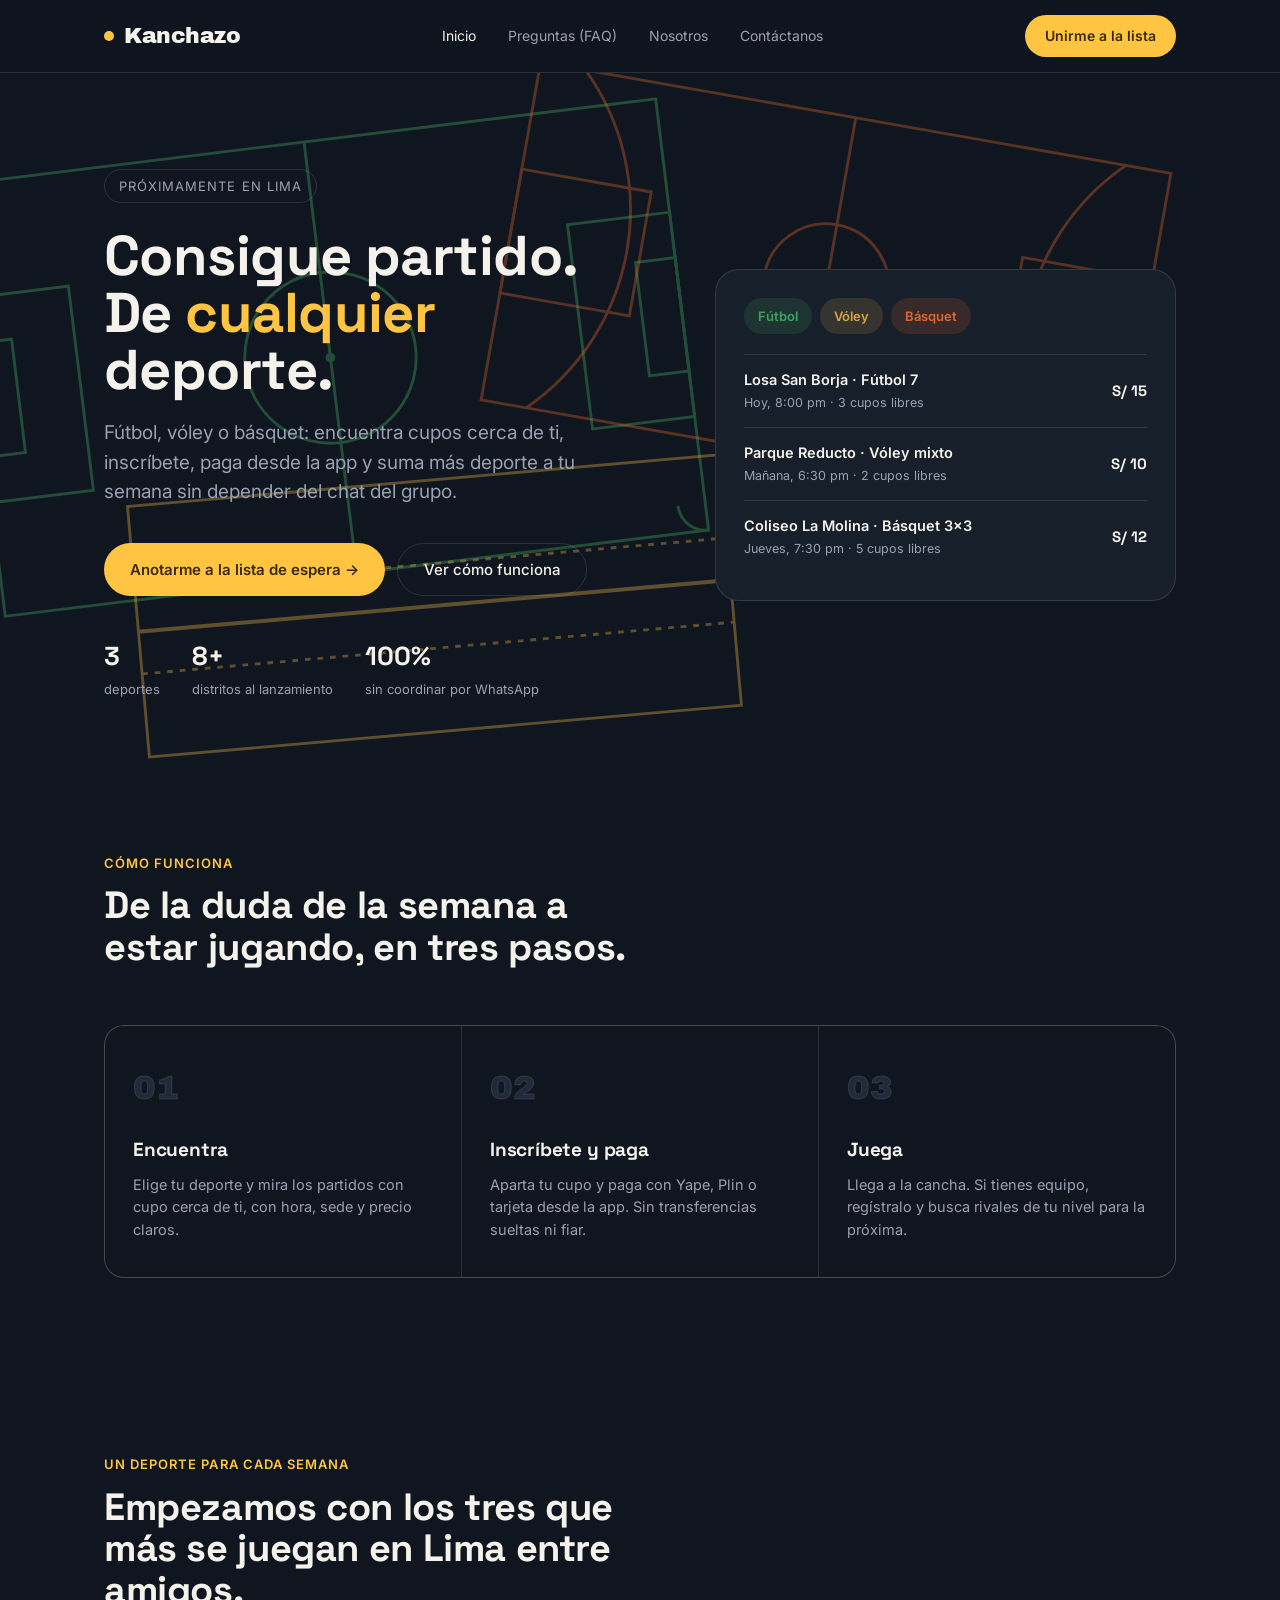
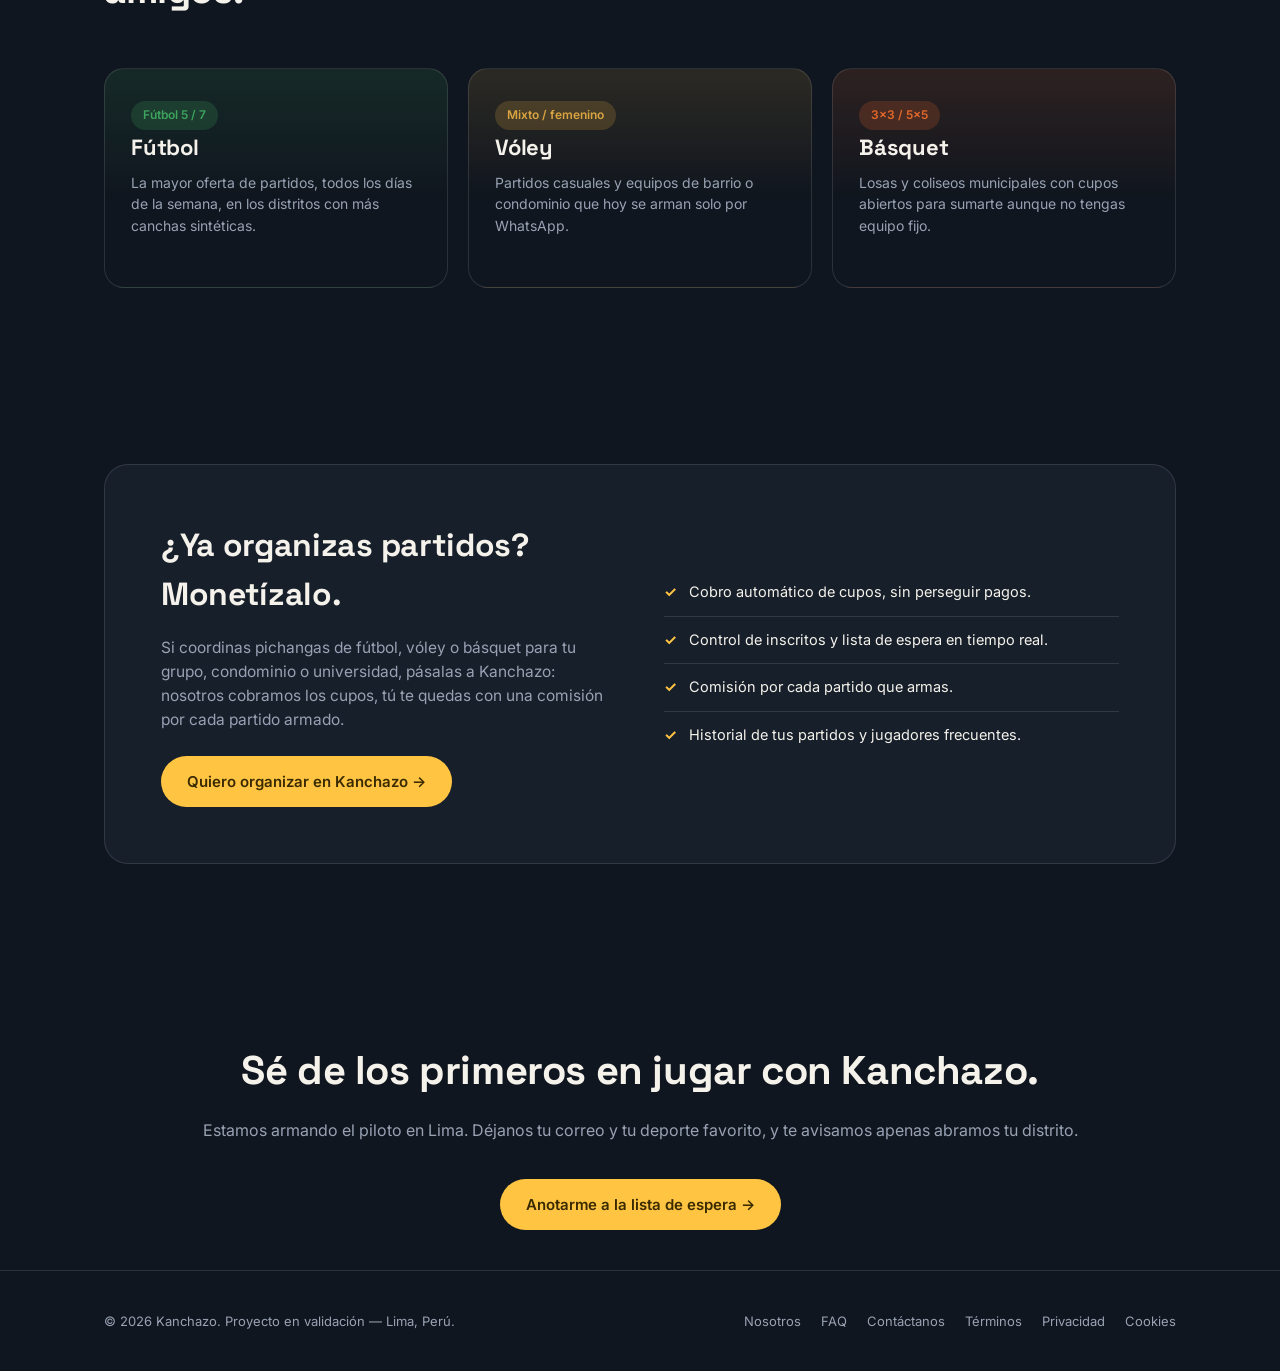
<file: index.html>
<!DOCTYPE html>
<html lang="es">
<head>
<meta charset="UTF-8">
<meta name="viewport" content="width=device-width, initial-scale=1.0">
<title>Kanchazo — Tu app para conseguir partido</title>
<meta name="description" content="Encuentra partidos de fútbol, vóley y básquet cerca de ti, inscríbete y paga desde la app. Kanchazo: tu app multideporte en Lima.">
<link rel="preconnect" href="https://fonts.googleapis.com">
<link rel="preconnect" href="https://fonts.gstatic.com" crossorigin>
<link href="https://fonts.googleapis.com/css2?family=Archivo+Black&family=Space+Grotesk:wght@400;500;700&family=Inter:wght@400;500;600&display=swap" rel="stylesheet">
<link rel="stylesheet" href="style.css">
</head>
<body>

<nav>
  <div class="wrap">
    <a class="logo" href="index.html"><span class="dot"></span>Kanchazo</a>
    <div class="navlinks">
      <a href="index.html" class="active">Inicio</a>
      <a href="faq.html">Preguntas (FAQ)</a>
      <a href="nosotros.html">Nosotros</a>
      <a href="contacto.html">Contáctanos</a>
    </div>
    <a class="nav-cta" href="contacto.html">Unirme a la lista</a>
  </div>
</nav>

<header class="hero">
  <svg class="hero-bg" viewBox="0 0 1120 640" preserveAspectRatio="xMidYMid slice" xmlns="http://www.w3.org/2000/svg" aria-hidden="true">
    <!-- Cancha de fútbol -->
    <g transform="translate(-40,10) rotate(-7 380 260)" stroke="#3DA35D" stroke-width="2.5" fill="none" opacity="0.4">
      <rect x="20" y="60" width="620" height="380"/>
      <line x1="330" y1="60" x2="330" y2="440"/>
      <circle cx="330" cy="250" r="75"/>
      <circle cx="330" cy="250" r="3" fill="#3DA35D"/>
      <rect x="20" y="160" width="90" height="180"/>
      <rect x="20" y="200" width="35" height="100"/>
      <rect x="550" y="160" width="90" height="180"/>
      <rect x="605" y="200" width="35" height="100"/>
      <path d="M 20 60 A 24 24 0 0 1 44 84" />
      <path d="M 640 440 A 24 24 0 0 1 616 416" />
    </g>
    <!-- Cancha de básquet -->
    <g transform="translate(430,60) rotate(10 320 220)" stroke="#E2672B" stroke-width="2.5" fill="none" opacity="0.35">
      <rect x="0" y="0" width="560" height="300"/>
      <line x1="280" y1="0" x2="280" y2="300"/>
      <circle cx="280" cy="150" r="55"/>
      <path d="M 40 0 A 210 210 0 0 1 40 300"/>
      <path d="M 520 0 A 210 210 0 0 0 520 300"/>
      <rect x="0" y="95" width="115" height="110"/>
      <rect x="445" y="95" width="115" height="110"/>
    </g>
    <!-- Cancha de vóley -->
    <g transform="translate(120,370) rotate(-5 300 110)" stroke="#D9A441" stroke-width="2.5" fill="none" opacity="0.4">
      <rect x="0" y="0" width="520" height="220"/>
      <line x1="0" y1="110" x2="520" y2="110" stroke-width="3.5"/>
      <line x1="0" y1="73" x2="520" y2="73" stroke-dasharray="5 6"/>
      <line x1="0" y1="147" x2="520" y2="147" stroke-dasharray="5 6"/>
    </g>
  </svg>
  <div class="wrap">
    <div>
      <span class="eyebrow">Próximamente en Lima</span>
      <h1>Consigue partido.<br>De <span class="accent">cualquier</span> deporte.</h1>
      <p class="sub">Fútbol, vóley o básquet: encuentra cupos cerca de ti, inscríbete, paga desde la app y suma más deporte a tu semana sin depender del chat del grupo.</p>
      <div class="cta-row">
        <a class="btn-primary" href="contacto.html">Anotarme a la lista de espera →</a>
        <a class="btn-ghost" href="#como-funciona">Ver cómo funciona</a>
      </div>
      <div class="stats">
        <div class="stat"><b>3</b><span>deportes</span></div>
        <div class="stat"><b>8+</b><span>distritos al lanzamiento</span></div>
        <div class="stat"><b>100%</b><span>sin coordinar por WhatsApp</span></div>
      </div>
    </div>

    <div class="court-card">
      <div class="sport-pills">
        <span class="pill futbol">Fútbol</span>
        <span class="pill voley">Vóley</span>
        <span class="pill basquet">Básquet</span>
      </div>
      <div class="match-row">
        <div>
          <div class="match-name">Losa San Borja · Fútbol 7</div>
          <div class="match-meta">Hoy, 8:00 pm · 3 cupos libres</div>
        </div>
        <div class="match-price">S/ 15</div>
      </div>
      <div class="match-row">
        <div>
          <div class="match-name">Parque Reducto · Vóley mixto</div>
          <div class="match-meta">Mañana, 6:30 pm · 2 cupos libres</div>
        </div>
        <div class="match-price">S/ 10</div>
      </div>
      <div class="match-row">
        <div>
          <div class="match-name">Coliseo La Molina · Básquet 3x3</div>
          <div class="match-meta">Jueves, 7:30 pm · 5 cupos libres</div>
        </div>
        <div class="match-price">S/ 12</div>
      </div>
    </div>
  </div>
</header>

<section id="como-funciona">
  <div class="wrap">
    <div class="section-head">
      <span class="kicker">Cómo funciona</span>
      <h2>De la duda de la semana a estar jugando, en tres pasos.</h2>
    </div>
    <div class="steps">
      <div class="step">
        <div class="num">01</div>
        <h3>Encuentra</h3>
        <p>Elige tu deporte y mira los partidos con cupo cerca de ti, con hora, sede y precio claros.</p>
      </div>
      <div class="step">
        <div class="num">02</div>
        <h3>Inscríbete y paga</h3>
        <p>Aparta tu cupo y paga con Yape, Plin o tarjeta desde la app. Sin transferencias sueltas ni fiar.</p>
      </div>
      <div class="step">
        <div class="num">03</div>
        <h3>Juega</h3>
        <p>Llega a la cancha. Si tienes equipo, regístralo y busca rivales de tu nivel para la próxima.</p>
      </div>
    </div>
  </div>
</section>

<section id="deportes">
  <div class="wrap">
    <div class="section-head">
      <span class="kicker">Un deporte para cada semana</span>
      <h2>Empezamos con los tres que más se juegan en Lima entre amigos.</h2>
    </div>
    <div class="sports-grid">
      <div class="sport-card futbol">
        <span class="tag">Fútbol 5 / 7</span>
        <h3>Fútbol</h3>
        <p>La mayor oferta de partidos, todos los días de la semana, en los distritos con más canchas sintéticas.</p>
      </div>
      <div class="sport-card voley">
        <span class="tag">Mixto / femenino</span>
        <h3>Vóley</h3>
        <p>Partidos casuales y equipos de barrio o condominio que hoy se arman solo por WhatsApp.</p>
      </div>
      <div class="sport-card basquet">
        <span class="tag">3x3 / 5x5</span>
        <h3>Básquet</h3>
        <p>Losas y coliseos municipales con cupos abiertos para sumarte aunque no tengas equipo fijo.</p>
      </div>
    </div>
  </div>
</section>

<section id="organiza">
  <div class="wrap">
    <div class="organize">
      <div>
        <h2>¿Ya organizas partidos? Monetízalo.</h2>
        <p>Si coordinas pichangas de fútbol, vóley o básquet para tu grupo, condominio o universidad, pásalas a Kanchazo: nosotros cobramos los cupos, tú te quedas con una comisión por cada partido armado.</p>
        <a class="btn-primary" href="contacto.html">Quiero organizar en Kanchazo →</a>
      </div>
      <ul class="checklist">
        <li><span class="check">✓</span> Cobro automático de cupos, sin perseguir pagos.</li>
        <li><span class="check">✓</span> Control de inscritos y lista de espera en tiempo real.</li>
        <li><span class="check">✓</span> Comisión por cada partido que armas.</li>
        <li><span class="check">✓</span> Historial de tus partidos y jugadores frecuentes.</li>
      </ul>
    </div>
  </div>
</section>

<section class="final-cta">
  <div class="wrap">
    <h2>Sé de los primeros en jugar con Kanchazo.</h2>
    <p>Estamos armando el piloto en Lima. Déjanos tu correo y tu deporte favorito, y te avisamos apenas abramos tu distrito.</p>
    <a class="btn-primary" href="contacto.html">Anotarme a la lista de espera →</a>
  </div>
</section>

<footer>
  <div class="wrap">
    <span>© 2026 Kanchazo. Proyecto en validación — Lima, Perú.</span>
    <div class="footer-links">
      <a href="nosotros.html">Nosotros</a>
      <a href="faq.html">FAQ</a>
      <a href="contacto.html">Contáctanos</a>
      <a href="terminos.html">Términos</a>
      <a href="privacidad.html">Privacidad</a>
      <a href="cookies.html">Cookies</a>
    </div>
  </div>
</footer>

</body>
</html>
</file>
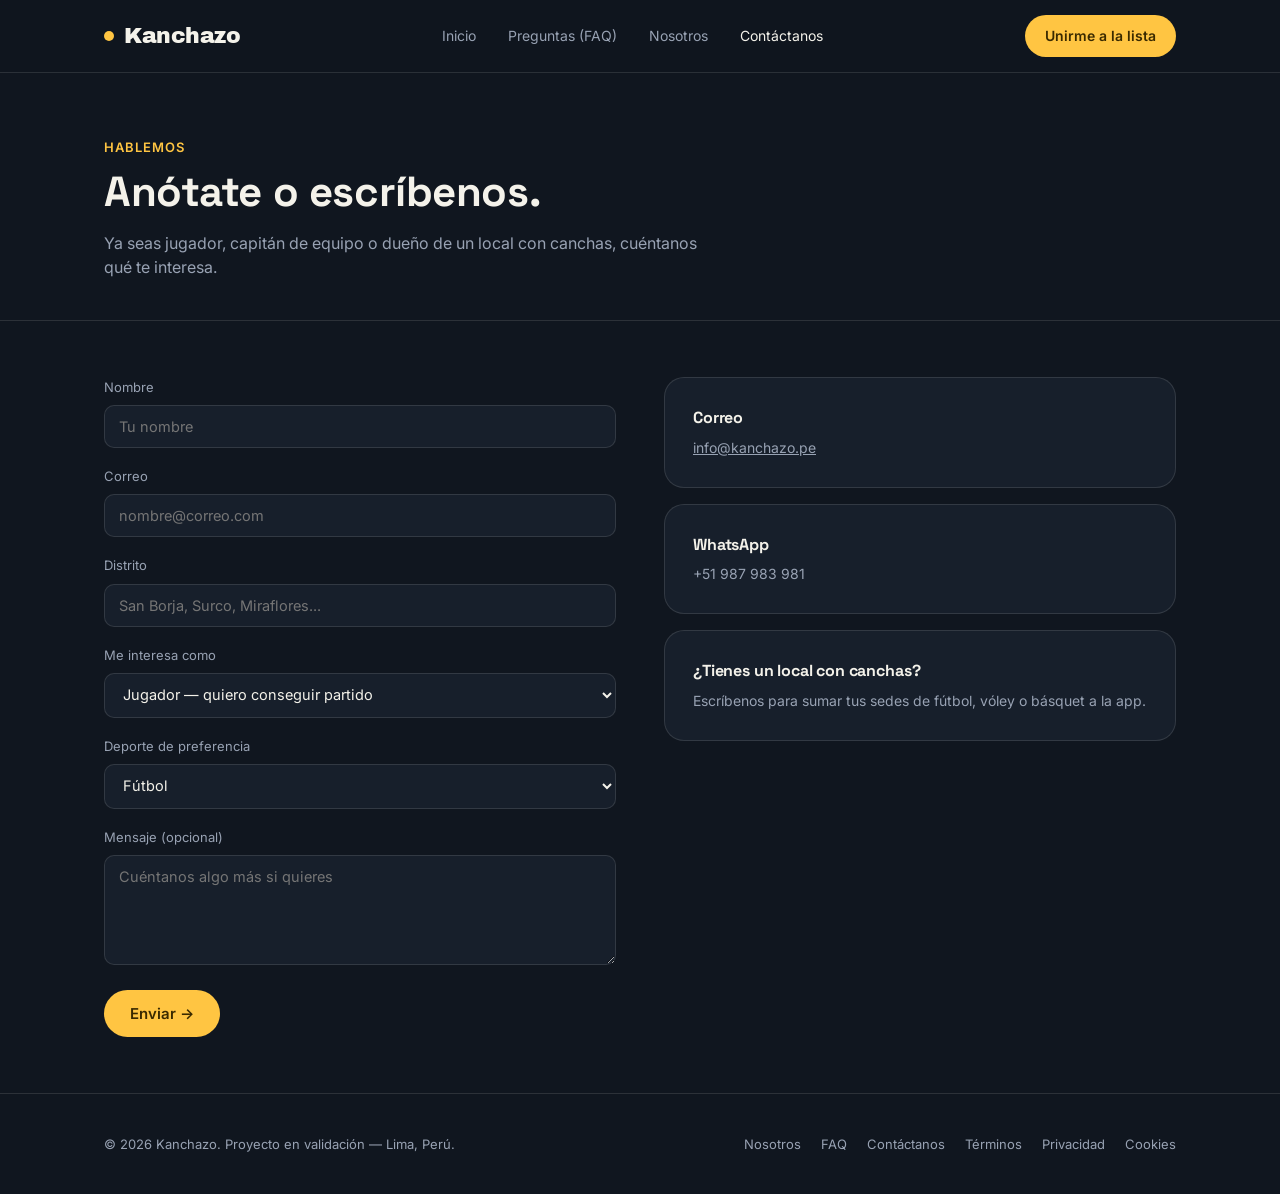
<file: contacto.html>
<!DOCTYPE html>
<html lang="es">
<head>
<meta charset="UTF-8">
<meta name="viewport" content="width=device-width, initial-scale=1.0">
<title>Contáctanos — Kanchazo</title>
<link rel="preconnect" href="https://fonts.googleapis.com">
<link rel="preconnect" href="https://fonts.gstatic.com" crossorigin>
<link href="https://fonts.googleapis.com/css2?family=Archivo+Black&family=Space+Grotesk:wght@400;500;700&family=Inter:wght@400;500;600&display=swap" rel="stylesheet">
<link rel="stylesheet" href="style.css">
</head>
<body>

<nav>
  <div class="wrap">
    <a class="logo" href="index.html"><span class="dot"></span>Kanchazo</a>
    <div class="navlinks">
      <a href="index.html">Inicio</a>
      <a href="faq.html">Preguntas (FAQ)</a>
      <a href="nosotros.html">Nosotros</a>
      <a href="contacto.html" class="active">Contáctanos</a>
    </div>
    <a class="nav-cta" href="contacto.html">Unirme a la lista</a>
  </div>
</nav>

<div class="page-header">
  <div class="wrap">
    <span class="kicker">Hablemos</span>
    <h1>Anótate o escríbenos.</h1>
    <p>Ya seas jugador, capitán de equipo o dueño de un local con canchas, cuéntanos qué te interesa.</p>
  </div>
</div>

<section class="tight">
  <div class="wrap">
    <div class="contact-grid">
      <form>
        <div class="form-group">
          <label for="nombre">Nombre</label>
          <input type="text" id="nombre" name="nombre" placeholder="Tu nombre">
        </div>
        <div class="form-group">
          <label for="correo">Correo</label>
          <input type="email" id="correo" name="correo" placeholder="nombre@correo.com">
        </div>
        <div class="form-group">
          <label for="distrito">Distrito</label>
          <input type="text" id="distrito" name="distrito" placeholder="San Borja, Surco, Miraflores...">
        </div>
        <div class="form-group">
          <label for="interes">Me interesa como</label>
          <select id="interes" name="interes">
            <option>Jugador — quiero conseguir partido</option>
            <option>Capitán — quiero registrar mi equipo</option>
            <option>Organizador — quiero armar y monetizar partidos</option>
            <option>Otro</option>
          </select>
        </div>
        <div class="form-group">
          <label for="deporte">Deporte de preferencia</label>
          <select id="deporte" name="deporte">
            <option>Fútbol</option>
            <option>Vóley</option>
            <option>Básquet</option>
            <option>Los tres</option>
          </select>
        </div>
        <div class="form-group">
          <label for="mensaje">Mensaje (opcional)</label>
          <textarea id="mensaje" name="mensaje" placeholder="Cuéntanos algo más si quieres"></textarea>
        </div>
        <button type="submit" class="btn-primary" onclick="event.preventDefault(); alert('Formulario de demostración — conecta esto a tu backend o a un servicio de formularios antes de publicar.');">Enviar →</button>
      </form>

      <div>
        <div class="contact-card">
          <h3>Correo</h3>
          <p><a href="mailto:info@kanchazo.pe">info@kanchazo.pe</a></p>
        </div>
        <div class="contact-card">
          <h3>WhatsApp</h3>
          <p>+51 987 983 981</p>
        </div>
        <div class="contact-card">
          <h3>¿Tienes un local con canchas?</h3>
          <p>Escríbenos para sumar tus sedes de fútbol, vóley o básquet a la app.</p>
        </div>
      </div>
    </div>
  </div>
</section>

<footer>
  <div class="wrap">
    <span>© 2026 Kanchazo. Proyecto en validación — Lima, Perú.</span>
    <div class="footer-links">
      <a href="nosotros.html">Nosotros</a>
      <a href="faq.html">FAQ</a>
      <a href="contacto.html">Contáctanos</a>
      <a href="terminos.html">Términos</a>
      <a href="privacidad.html">Privacidad</a>
      <a href="cookies.html">Cookies</a>
    </div>
  </div>
</footer>

</body>
</html>
</file>
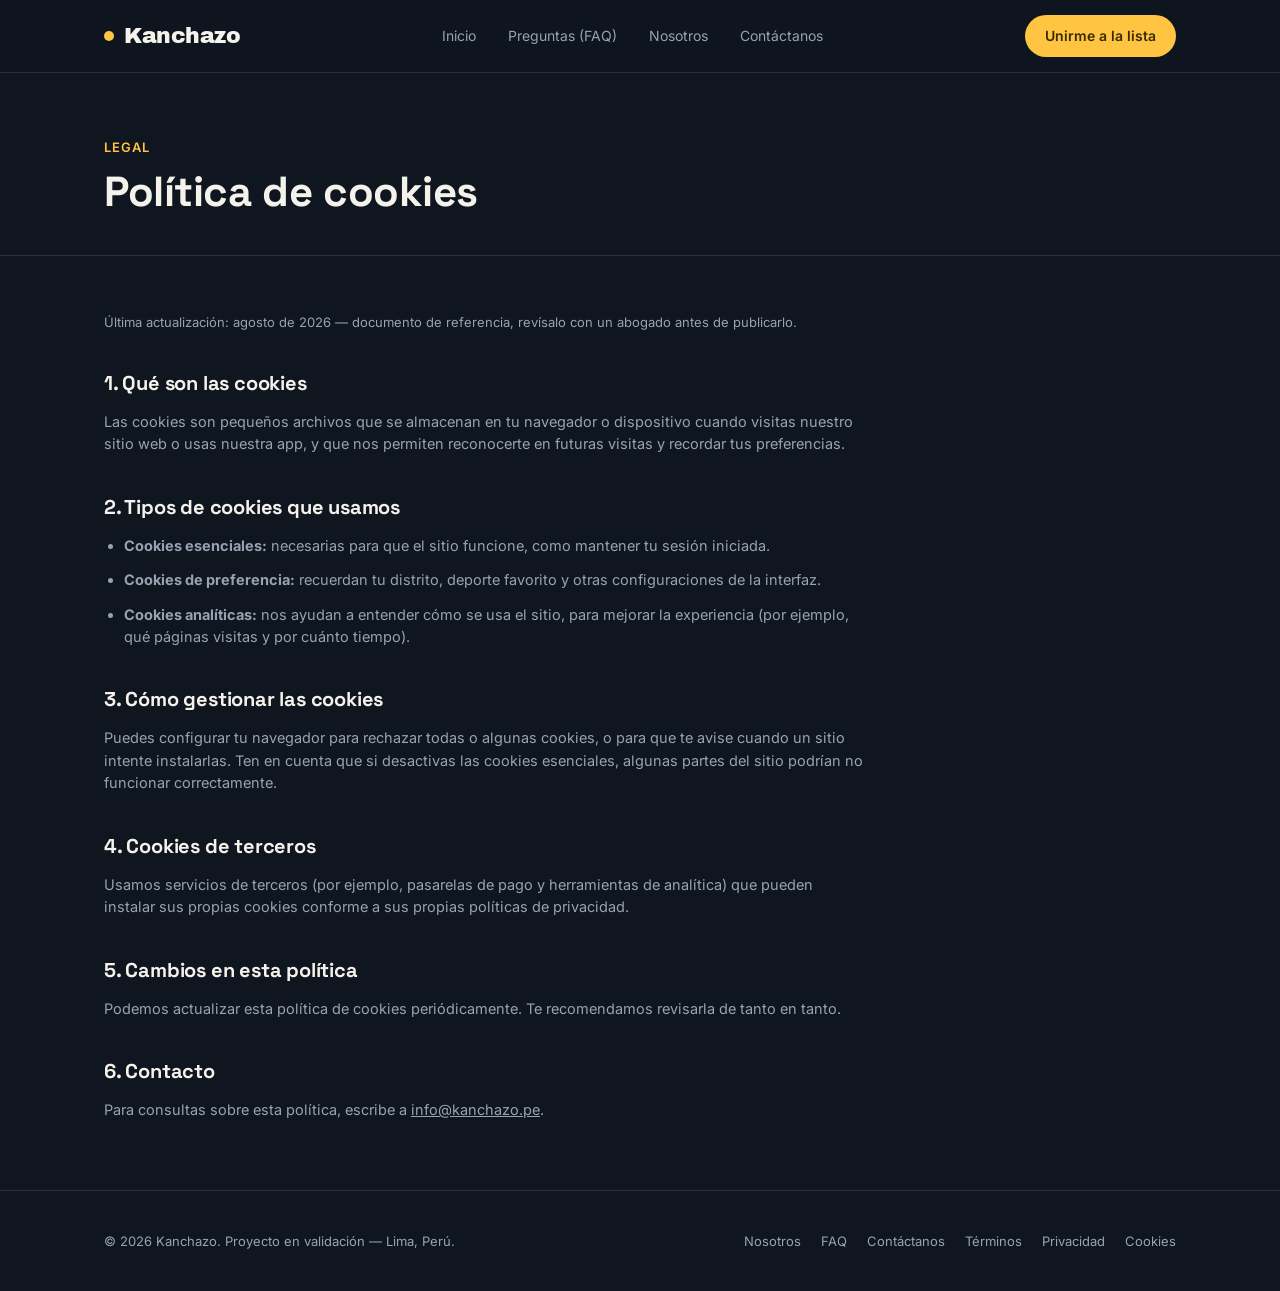
<file: cookies.html>
<!DOCTYPE html>
<html lang="es">
<head>
<meta charset="UTF-8">
<meta name="viewport" content="width=device-width, initial-scale=1.0">
<title>Política de cookies — Kanchazo</title>
<link rel="preconnect" href="https://fonts.googleapis.com">
<link rel="preconnect" href="https://fonts.gstatic.com" crossorigin>
<link href="https://fonts.googleapis.com/css2?family=Archivo+Black&family=Space+Grotesk:wght@400;500;700&family=Inter:wght@400;500;600&display=swap" rel="stylesheet">
<link rel="stylesheet" href="style.css">
</head>
<body>

<nav>
  <div class="wrap">
    <a class="logo" href="index.html"><span class="dot"></span>Kanchazo</a>
    <div class="navlinks">
      <a href="index.html">Inicio</a>
      <a href="faq.html">Preguntas (FAQ)</a>
      <a href="nosotros.html">Nosotros</a>
      <a href="contacto.html">Contáctanos</a>
    </div>
    <a class="nav-cta" href="contacto.html">Unirme a la lista</a>
  </div>
</nav>

<div class="page-header">
  <div class="wrap">
    <span class="kicker">Legal</span>
    <h1>Política de cookies</h1>
  </div>
</div>

<section class="tight">
  <div class="wrap">
    <div class="legal-body">
      <span class="updated">Última actualización: agosto de 2026 — documento de referencia, revísalo con un abogado antes de publicarlo.</span>

      <h2>1. Qué son las cookies</h2>
      <p>Las cookies son pequeños archivos que se almacenan en tu navegador o dispositivo cuando visitas nuestro sitio web o usas nuestra app, y que nos permiten reconocerte en futuras visitas y recordar tus preferencias.</p>

      <h2>2. Tipos de cookies que usamos</h2>
      <ul>
        <li><strong>Cookies esenciales:</strong> necesarias para que el sitio funcione, como mantener tu sesión iniciada.</li>
        <li><strong>Cookies de preferencia:</strong> recuerdan tu distrito, deporte favorito y otras configuraciones de la interfaz.</li>
        <li><strong>Cookies analíticas:</strong> nos ayudan a entender cómo se usa el sitio, para mejorar la experiencia (por ejemplo, qué páginas visitas y por cuánto tiempo).</li>
      </ul>

      <h2>3. Cómo gestionar las cookies</h2>
      <p>Puedes configurar tu navegador para rechazar todas o algunas cookies, o para que te avise cuando un sitio intente instalarlas. Ten en cuenta que si desactivas las cookies esenciales, algunas partes del sitio podrían no funcionar correctamente.</p>

      <h2>4. Cookies de terceros</h2>
      <p>Usamos servicios de terceros (por ejemplo, pasarelas de pago y herramientas de analítica) que pueden instalar sus propias cookies conforme a sus propias políticas de privacidad.</p>

      <h2>5. Cambios en esta política</h2>
      <p>Podemos actualizar esta política de cookies periódicamente. Te recomendamos revisarla de tanto en tanto.</p>

      <h2>6. Contacto</h2>
      <p>Para consultas sobre esta política, escribe a <a href="mailto:info@kanchazo.pe">info@kanchazo.pe</a>.</p>
    </div>
  </div>
</section>

<footer>
  <div class="wrap">
    <span>© 2026 Kanchazo. Proyecto en validación — Lima, Perú.</span>
    <div class="footer-links">
      <a href="nosotros.html">Nosotros</a>
      <a href="faq.html">FAQ</a>
      <a href="contacto.html">Contáctanos</a>
      <a href="terminos.html">Términos</a>
      <a href="privacidad.html">Privacidad</a>
      <a href="cookies.html">Cookies</a>
    </div>
  </div>
</footer>

</body>
</html>
</file>
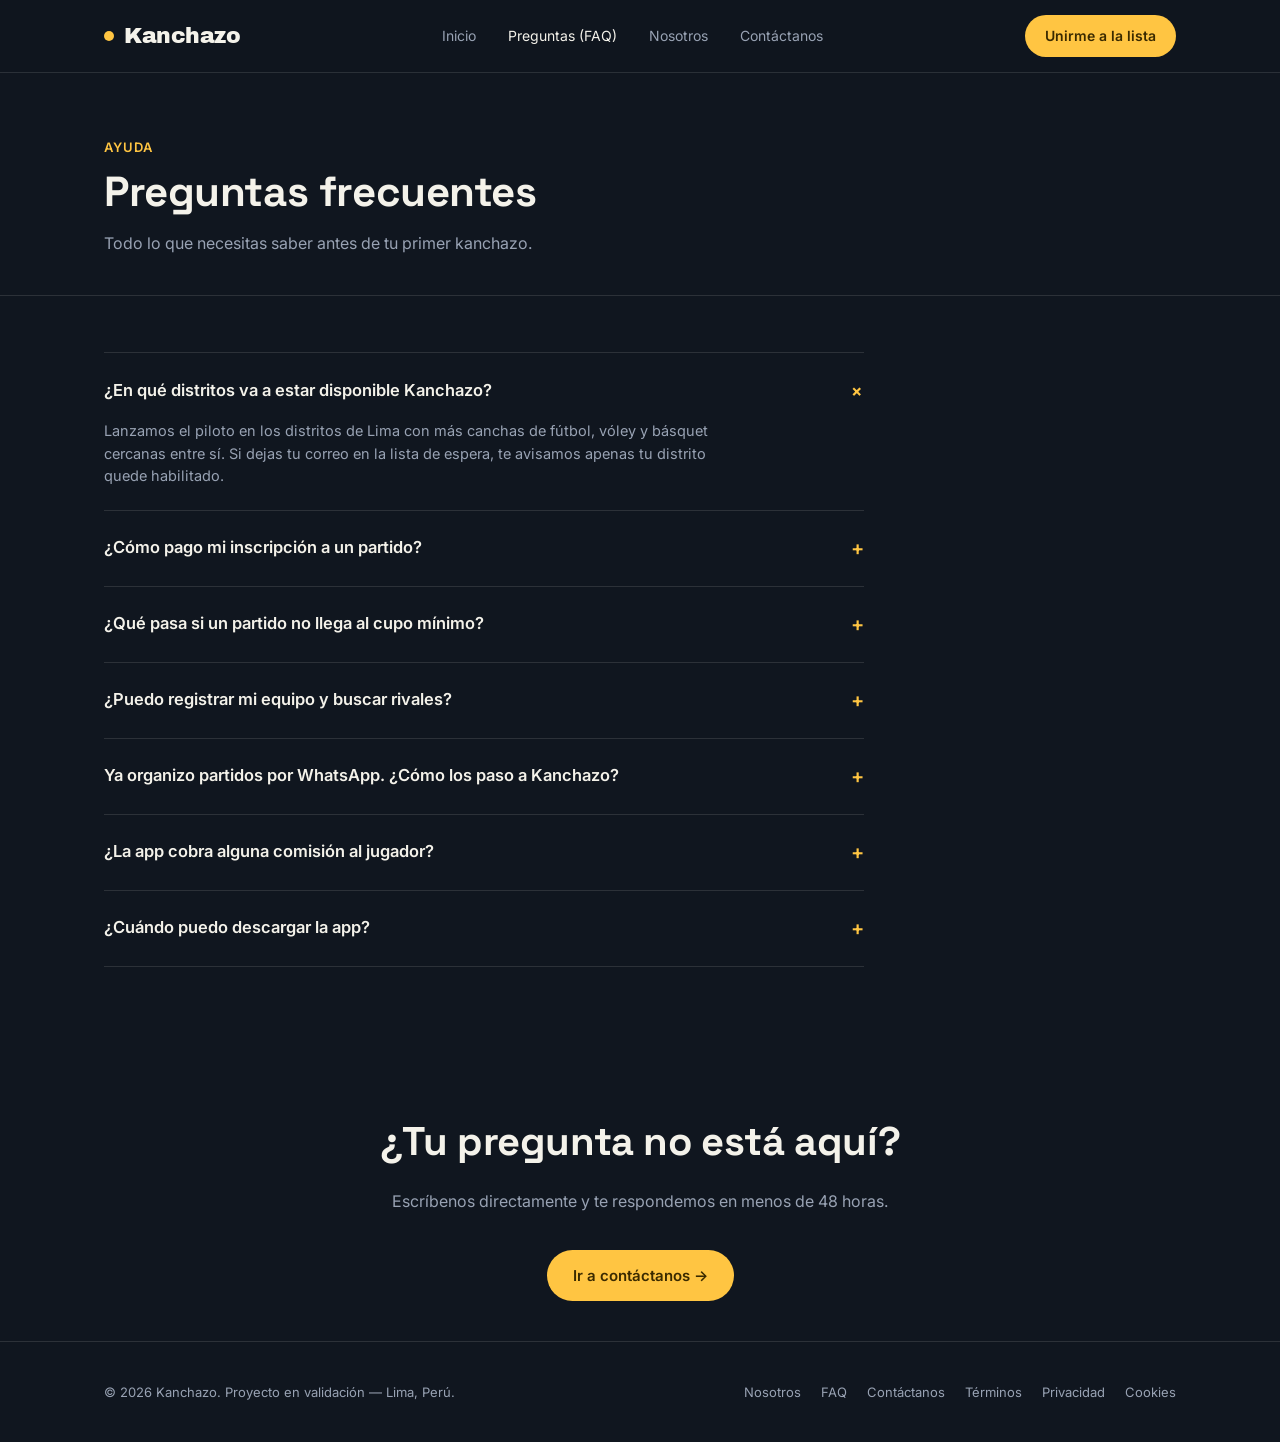
<file: faq.html>
<!DOCTYPE html>
<html lang="es">
<head>
<meta charset="UTF-8">
<meta name="viewport" content="width=device-width, initial-scale=1.0">
<title>Preguntas frecuentes — Kanchazo</title>
<link rel="preconnect" href="https://fonts.googleapis.com">
<link rel="preconnect" href="https://fonts.gstatic.com" crossorigin>
<link href="https://fonts.googleapis.com/css2?family=Archivo+Black&family=Space+Grotesk:wght@400;500;700&family=Inter:wght@400;500;600&display=swap" rel="stylesheet">
<link rel="stylesheet" href="style.css">
</head>
<body>

<nav>
  <div class="wrap">
    <a class="logo" href="index.html"><span class="dot"></span>Kanchazo</a>
    <div class="navlinks">
      <a href="index.html">Inicio</a>
      <a href="faq.html" class="active">Preguntas (FAQ)</a>
      <a href="nosotros.html">Nosotros</a>
      <a href="contacto.html">Contáctanos</a>
    </div>
    <a class="nav-cta" href="contacto.html">Unirme a la lista</a>
  </div>
</nav>

<div class="page-header">
  <div class="wrap">
    <span class="kicker">Ayuda</span>
    <h1>Preguntas frecuentes</h1>
    <p>Todo lo que necesitas saber antes de tu primer kanchazo.</p>
  </div>
</div>

<section class="tight">
  <div class="wrap">
    <div class="faq-list" id="faqList">

      <div class="faq-item open">
        <div class="faq-q"><span>¿En qué distritos va a estar disponible Kanchazo?</span><span class="icon">+</span></div>
        <div class="faq-a"><p>Lanzamos el piloto en los distritos de Lima con más canchas de fútbol, vóley y básquet cercanas entre sí. Si dejas tu correo en la lista de espera, te avisamos apenas tu distrito quede habilitado.</p></div>
      </div>

      <div class="faq-item">
        <div class="faq-q"><span>¿Cómo pago mi inscripción a un partido?</span><span class="icon">+</span></div>
        <div class="faq-a"><p>Desde la app, con Yape, Plin o tarjeta. Tu cupo queda confirmado apenas se acredita el pago, sin transferencias sueltas ni coordinar con el organizador.</p></div>
      </div>

      <div class="faq-item">
        <div class="faq-q"><span>¿Qué pasa si un partido no llega al cupo mínimo?</span><span class="icon">+</span></div>
        <div class="faq-a"><p>Se cancela automáticamente y se te reembolsa el pago. Te avisamos por notificación con tiempo suficiente para buscar otro partido en tu horario.</p></div>
      </div>

      <div class="faq-item">
        <div class="faq-q"><span>¿Puedo registrar mi equipo y buscar rivales?</span><span class="icon">+</span></div>
        <div class="faq-a"><p>Sí. Puedes registrar tu equipo de fútbol, vóley o básquet, publicar tu disponibilidad y buscar rivales de nivel similar para retarlos directamente desde la app.</p></div>
      </div>

      <div class="faq-item">
        <div class="faq-q"><span>Ya organizo partidos por WhatsApp. ¿Cómo los paso a Kanchazo?</span><span class="icon">+</span></div>
        <div class="faq-a"><p>Escríbenos desde la página de contacto. Te habilitamos como organizador, migras tu grupo y desde ahí Kanchazo se encarga del cobro de cupos; tú te quedas con una comisión por cada partido que armas.</p></div>
      </div>

      <div class="faq-item">
        <div class="faq-q"><span>¿La app cobra alguna comisión al jugador?</span><span class="icon">+</span></div>
        <div class="faq-a"><p>El precio que ves en cada partido ya incluye todo: cancha, organización y comisión de la plataforma. No hay cargos ocultos al pagar.</p></div>
      </div>

      <div class="faq-item">
        <div class="faq-q"><span>¿Cuándo puedo descargar la app?</span><span class="icon">+</span></div>
        <div class="faq-a"><p>Todavía estamos en fase de validación. Anótate en la lista de espera para ser de los primeros en recibir el enlace de descarga cuando abramos tu distrito.</p></div>
      </div>

    </div>
  </div>
</section>

<section class="final-cta">
  <div class="wrap">
    <h2>¿Tu pregunta no está aquí?</h2>
    <p>Escríbenos directamente y te respondemos en menos de 48 horas.</p>
    <a class="btn-primary" href="contacto.html">Ir a contáctanos →</a>
  </div>
</section>

<footer>
  <div class="wrap">
    <span>© 2026 Kanchazo. Proyecto en validación — Lima, Perú.</span>
    <div class="footer-links">
      <a href="nosotros.html">Nosotros</a>
      <a href="faq.html">FAQ</a>
      <a href="contacto.html">Contáctanos</a>
      <a href="terminos.html">Términos</a>
      <a href="privacidad.html">Privacidad</a>
      <a href="cookies.html">Cookies</a>
    </div>
  </div>
</footer>

<script>
document.querySelectorAll('.faq-q').forEach(q => {
  q.addEventListener('click', () => {
    const item = q.parentElement;
    const wasOpen = item.classList.contains('open');
    document.querySelectorAll('.faq-item').forEach(i => i.classList.remove('open'));
    if(!wasOpen) item.classList.add('open');
  });
});
</script>

</body>
</html>
</file>
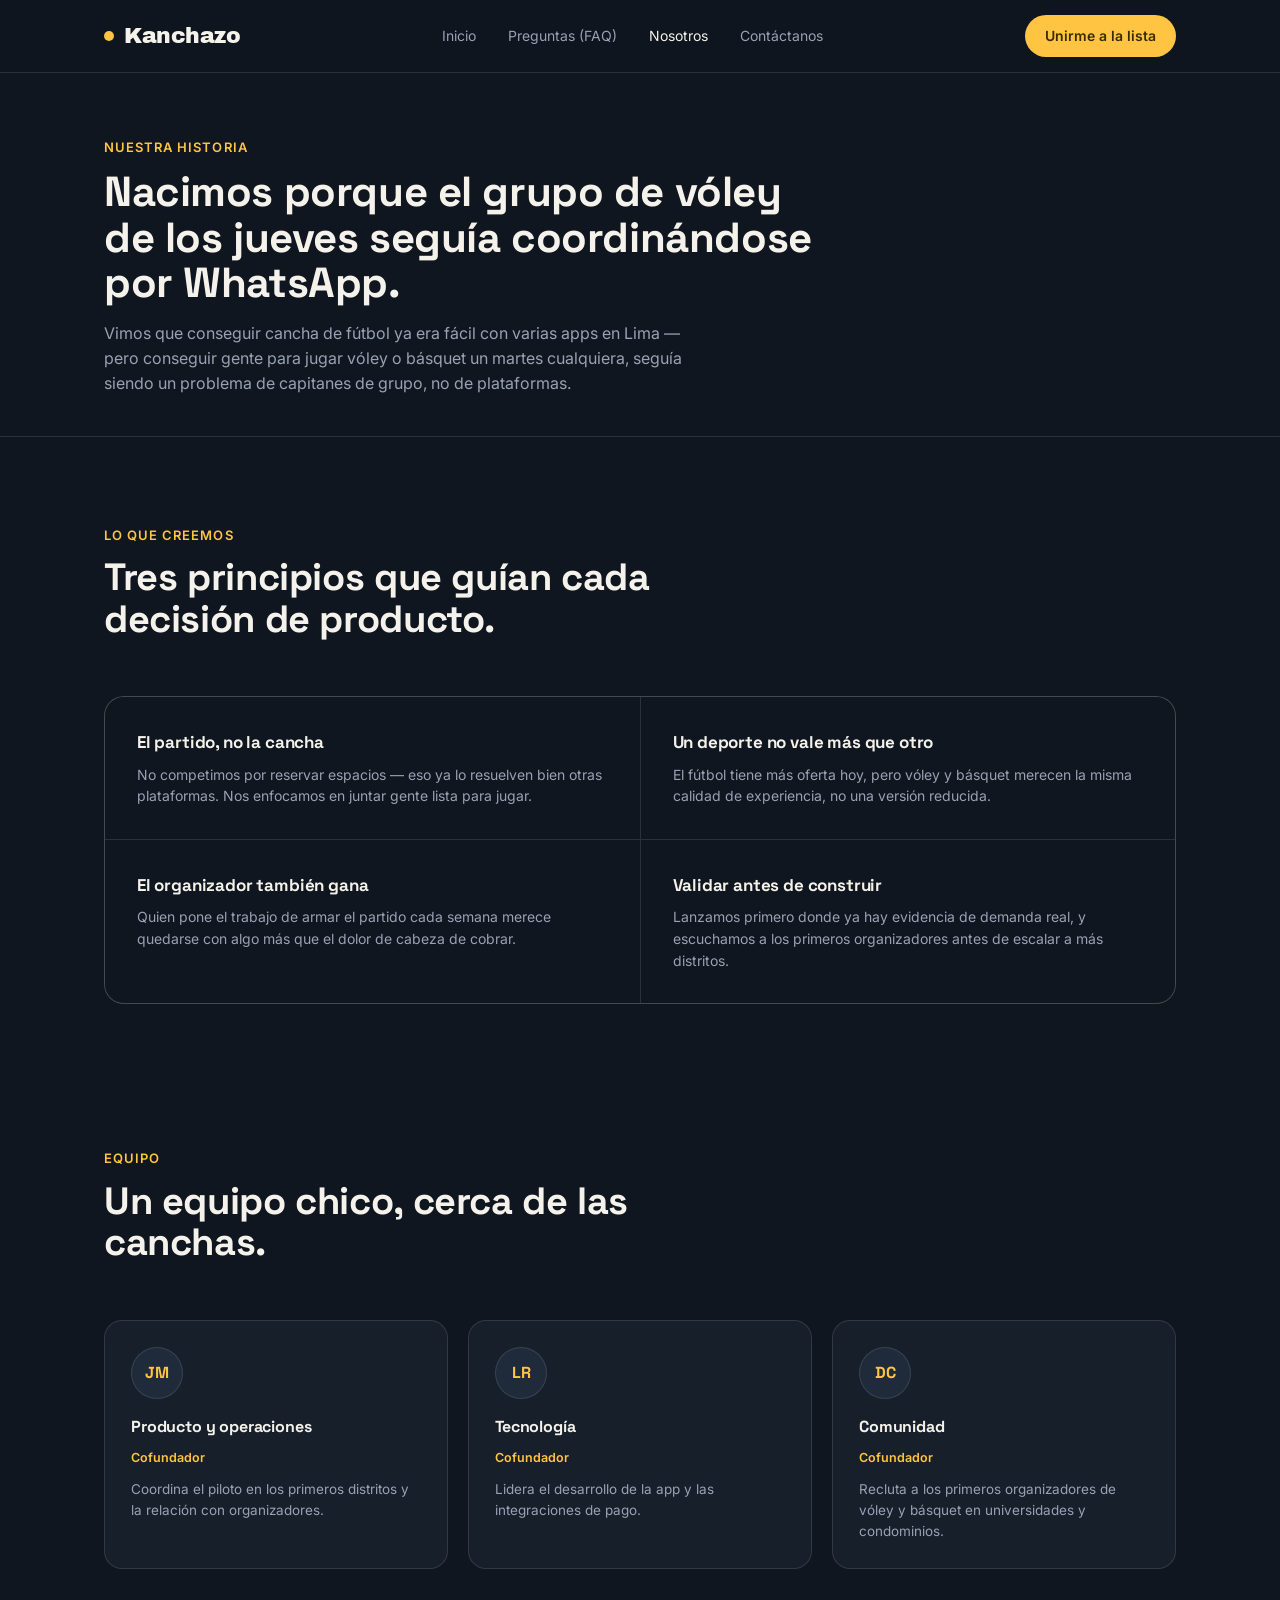
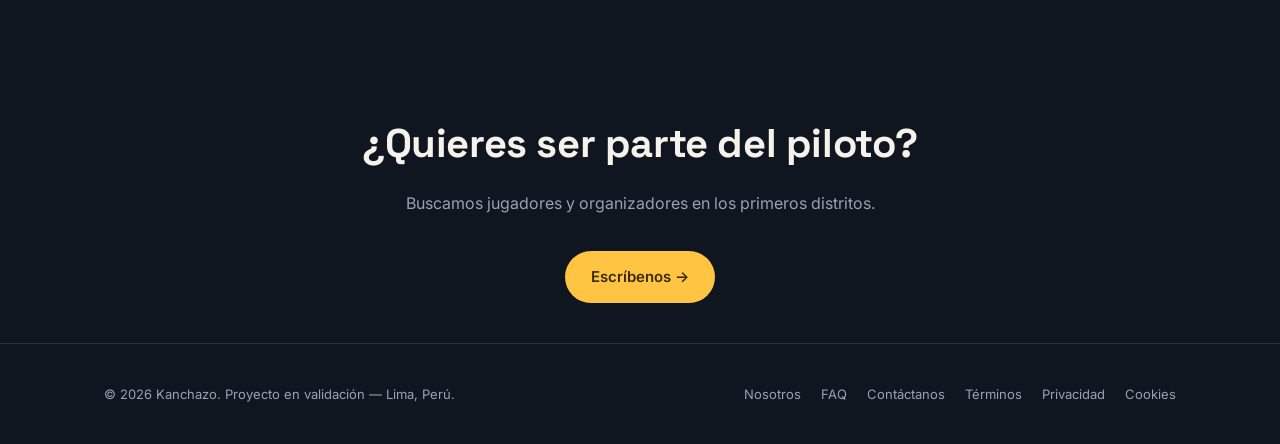
<file: nosotros.html>
<!DOCTYPE html>
<html lang="es">
<head>
<meta charset="UTF-8">
<meta name="viewport" content="width=device-width, initial-scale=1.0">
<title>Nosotros — Kanchazo</title>
<link rel="preconnect" href="https://fonts.googleapis.com">
<link rel="preconnect" href="https://fonts.gstatic.com" crossorigin>
<link href="https://fonts.googleapis.com/css2?family=Archivo+Black&family=Space+Grotesk:wght@400;500;700&family=Inter:wght@400;500;600&display=swap" rel="stylesheet">
<link rel="stylesheet" href="style.css">
</head>
<body>

<nav>
  <div class="wrap">
    <a class="logo" href="index.html"><span class="dot"></span>Kanchazo</a>
    <div class="navlinks">
      <a href="index.html">Inicio</a>
      <a href="faq.html">Preguntas (FAQ)</a>
      <a href="nosotros.html" class="active">Nosotros</a>
      <a href="contacto.html">Contáctanos</a>
    </div>
    <a class="nav-cta" href="contacto.html">Unirme a la lista</a>
  </div>
</nav>

<div class="page-header">
  <div class="wrap">
    <span class="kicker">Nuestra historia</span>
    <h1>Nacimos porque el grupo de vóley de los jueves seguía coordinándose por WhatsApp.</h1>
    <p>Vimos que conseguir cancha de fútbol ya era fácil con varias apps en Lima — pero conseguir gente para jugar vóley o básquet un martes cualquiera, seguía siendo un problema de capitanes de grupo, no de plataformas.</p>
  </div>
</div>

<section>
  <div class="wrap">
    <div class="section-head">
      <span class="kicker">Lo que creemos</span>
      <h2>Tres principios que guían cada decisión de producto.</h2>
    </div>
    <div class="values-grid">
      <div class="value">
        <h3>El partido, no la cancha</h3>
        <p>No competimos por reservar espacios — eso ya lo resuelven bien otras plataformas. Nos enfocamos en juntar gente lista para jugar.</p>
      </div>
      <div class="value">
        <h3>Un deporte no vale más que otro</h3>
        <p>El fútbol tiene más oferta hoy, pero vóley y básquet merecen la misma calidad de experiencia, no una versión reducida.</p>
      </div>
      <div class="value">
        <h3>El organizador también gana</h3>
        <p>Quien pone el trabajo de armar el partido cada semana merece quedarse con algo más que el dolor de cabeza de cobrar.</p>
      </div>
      <div class="value">
        <h3>Validar antes de construir</h3>
        <p>Lanzamos primero donde ya hay evidencia de demanda real, y escuchamos a los primeros organizadores antes de escalar a más distritos.</p>
      </div>
    </div>
  </div>
</section>

<section class="tight">
  <div class="wrap">
    <div class="section-head">
      <span class="kicker">Equipo</span>
      <h2>Un equipo chico, cerca de las canchas.</h2>
    </div>
    <div class="team-grid">
      <div class="team-card">
        <div class="team-avatar">JM</div>
        <h3>Producto y operaciones</h3>
        <span>Cofundador</span>
        <p>Coordina el piloto en los primeros distritos y la relación con organizadores.</p>
      </div>
      <div class="team-card">
        <div class="team-avatar">LR</div>
        <h3>Tecnología</h3>
        <span>Cofundador</span>
        <p>Lidera el desarrollo de la app y las integraciones de pago.</p>
      </div>
      <div class="team-card">
        <div class="team-avatar">DC</div>
        <h3>Comunidad</h3>
        <span>Cofundador</span>
        <p>Recluta a los primeros organizadores de vóley y básquet en universidades y condominios.</p>
      </div>
    </div>
  </div>
</section>

<section class="final-cta">
  <div class="wrap">
    <h2>¿Quieres ser parte del piloto?</h2>
    <p>Buscamos jugadores y organizadores en los primeros distritos.</p>
    <a class="btn-primary" href="contacto.html">Escríbenos →</a>
  </div>
</section>

<footer>
  <div class="wrap">
    <span>© 2026 Kanchazo. Proyecto en validación — Lima, Perú.</span>
    <div class="footer-links">
      <a href="nosotros.html">Nosotros</a>
      <a href="faq.html">FAQ</a>
      <a href="contacto.html">Contáctanos</a>
      <a href="terminos.html">Términos</a>
      <a href="privacidad.html">Privacidad</a>
      <a href="cookies.html">Cookies</a>
    </div>
  </div>
</footer>

</body>
</html>
</file>
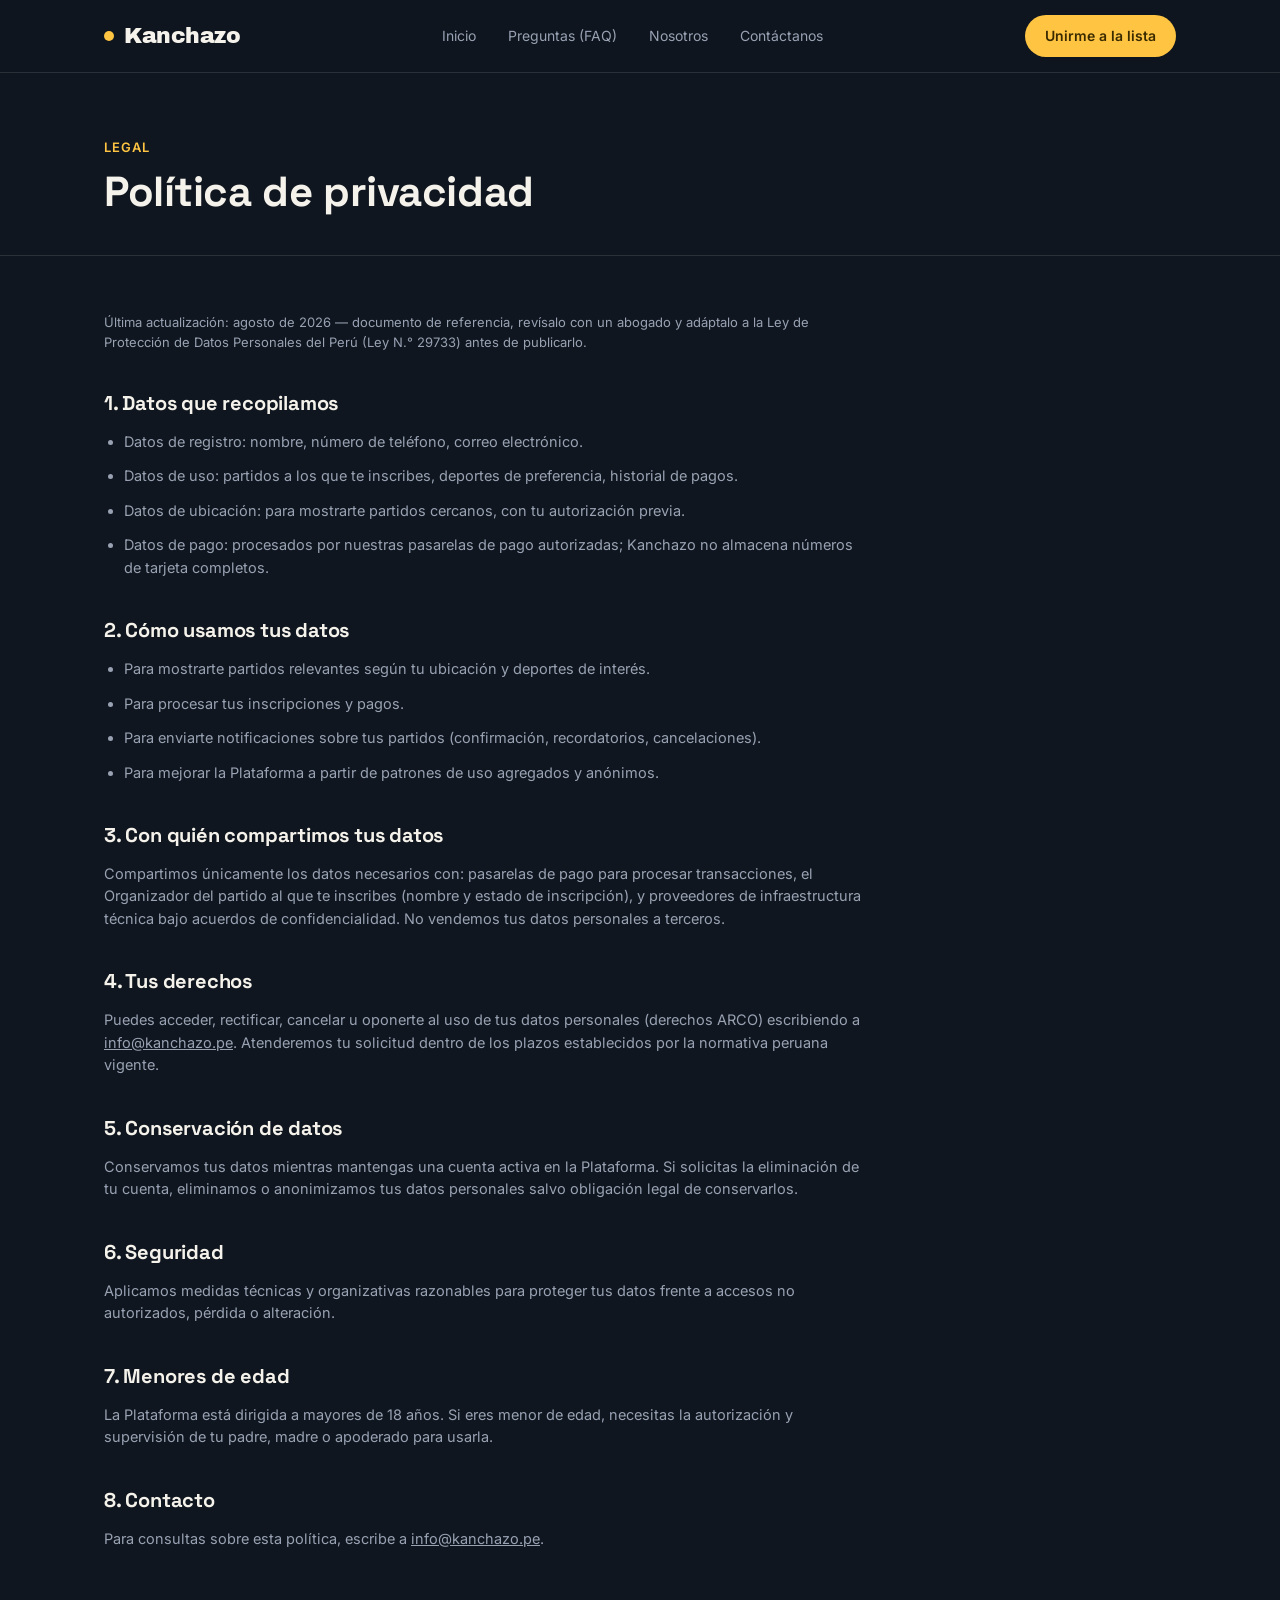
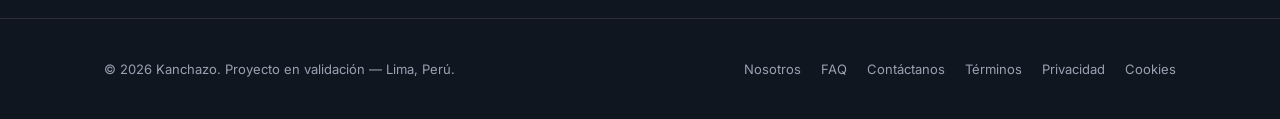
<file: privacidad.html>
<!DOCTYPE html>
<html lang="es">
<head>
<meta charset="UTF-8">
<meta name="viewport" content="width=device-width, initial-scale=1.0">
<title>Política de privacidad — Kanchazo</title>
<link rel="preconnect" href="https://fonts.googleapis.com">
<link rel="preconnect" href="https://fonts.gstatic.com" crossorigin>
<link href="https://fonts.googleapis.com/css2?family=Archivo+Black&family=Space+Grotesk:wght@400;500;700&family=Inter:wght@400;500;600&display=swap" rel="stylesheet">
<link rel="stylesheet" href="style.css">
</head>
<body>

<nav>
  <div class="wrap">
    <a class="logo" href="index.html"><span class="dot"></span>Kanchazo</a>
    <div class="navlinks">
      <a href="index.html">Inicio</a>
      <a href="faq.html">Preguntas (FAQ)</a>
      <a href="nosotros.html">Nosotros</a>
      <a href="contacto.html">Contáctanos</a>
    </div>
    <a class="nav-cta" href="contacto.html">Unirme a la lista</a>
  </div>
</nav>

<div class="page-header">
  <div class="wrap">
    <span class="kicker">Legal</span>
    <h1>Política de privacidad</h1>
  </div>
</div>

<section class="tight">
  <div class="wrap">
    <div class="legal-body">
      <span class="updated">Última actualización: agosto de 2026 — documento de referencia, revísalo con un abogado y adáptalo a la Ley de Protección de Datos Personales del Perú (Ley N.° 29733) antes de publicarlo.</span>

      <h2>1. Datos que recopilamos</h2>
      <ul>
        <li>Datos de registro: nombre, número de teléfono, correo electrónico.</li>
        <li>Datos de uso: partidos a los que te inscribes, deportes de preferencia, historial de pagos.</li>
        <li>Datos de ubicación: para mostrarte partidos cercanos, con tu autorización previa.</li>
        <li>Datos de pago: procesados por nuestras pasarelas de pago autorizadas; Kanchazo no almacena números de tarjeta completos.</li>
      </ul>

      <h2>2. Cómo usamos tus datos</h2>
      <ul>
        <li>Para mostrarte partidos relevantes según tu ubicación y deportes de interés.</li>
        <li>Para procesar tus inscripciones y pagos.</li>
        <li>Para enviarte notificaciones sobre tus partidos (confirmación, recordatorios, cancelaciones).</li>
        <li>Para mejorar la Plataforma a partir de patrones de uso agregados y anónimos.</li>
      </ul>

      <h2>3. Con quién compartimos tus datos</h2>
      <p>Compartimos únicamente los datos necesarios con: pasarelas de pago para procesar transacciones, el Organizador del partido al que te inscribes (nombre y estado de inscripción), y proveedores de infraestructura técnica bajo acuerdos de confidencialidad. No vendemos tus datos personales a terceros.</p>

      <h2>4. Tus derechos</h2>
      <p>Puedes acceder, rectificar, cancelar u oponerte al uso de tus datos personales (derechos ARCO) escribiendo a <a href="mailto:info@kanchazo.pe">info@kanchazo.pe</a>. Atenderemos tu solicitud dentro de los plazos establecidos por la normativa peruana vigente.</p>

      <h2>5. Conservación de datos</h2>
      <p>Conservamos tus datos mientras mantengas una cuenta activa en la Plataforma. Si solicitas la eliminación de tu cuenta, eliminamos o anonimizamos tus datos personales salvo obligación legal de conservarlos.</p>

      <h2>6. Seguridad</h2>
      <p>Aplicamos medidas técnicas y organizativas razonables para proteger tus datos frente a accesos no autorizados, pérdida o alteración.</p>

      <h2>7. Menores de edad</h2>
      <p>La Plataforma está dirigida a mayores de 18 años. Si eres menor de edad, necesitas la autorización y supervisión de tu padre, madre o apoderado para usarla.</p>

      <h2>8. Contacto</h2>
      <p>Para consultas sobre esta política, escribe a <a href="mailto:info@kanchazo.pe">info@kanchazo.pe</a>.</p>
    </div>
  </div>
</section>

<footer>
  <div class="wrap">
    <span>© 2026 Kanchazo. Proyecto en validación — Lima, Perú.</span>
    <div class="footer-links">
      <a href="nosotros.html">Nosotros</a>
      <a href="faq.html">FAQ</a>
      <a href="contacto.html">Contáctanos</a>
      <a href="terminos.html">Términos</a>
      <a href="privacidad.html">Privacidad</a>
      <a href="cookies.html">Cookies</a>
    </div>
  </div>
</footer>

</body>
</html>
</file>
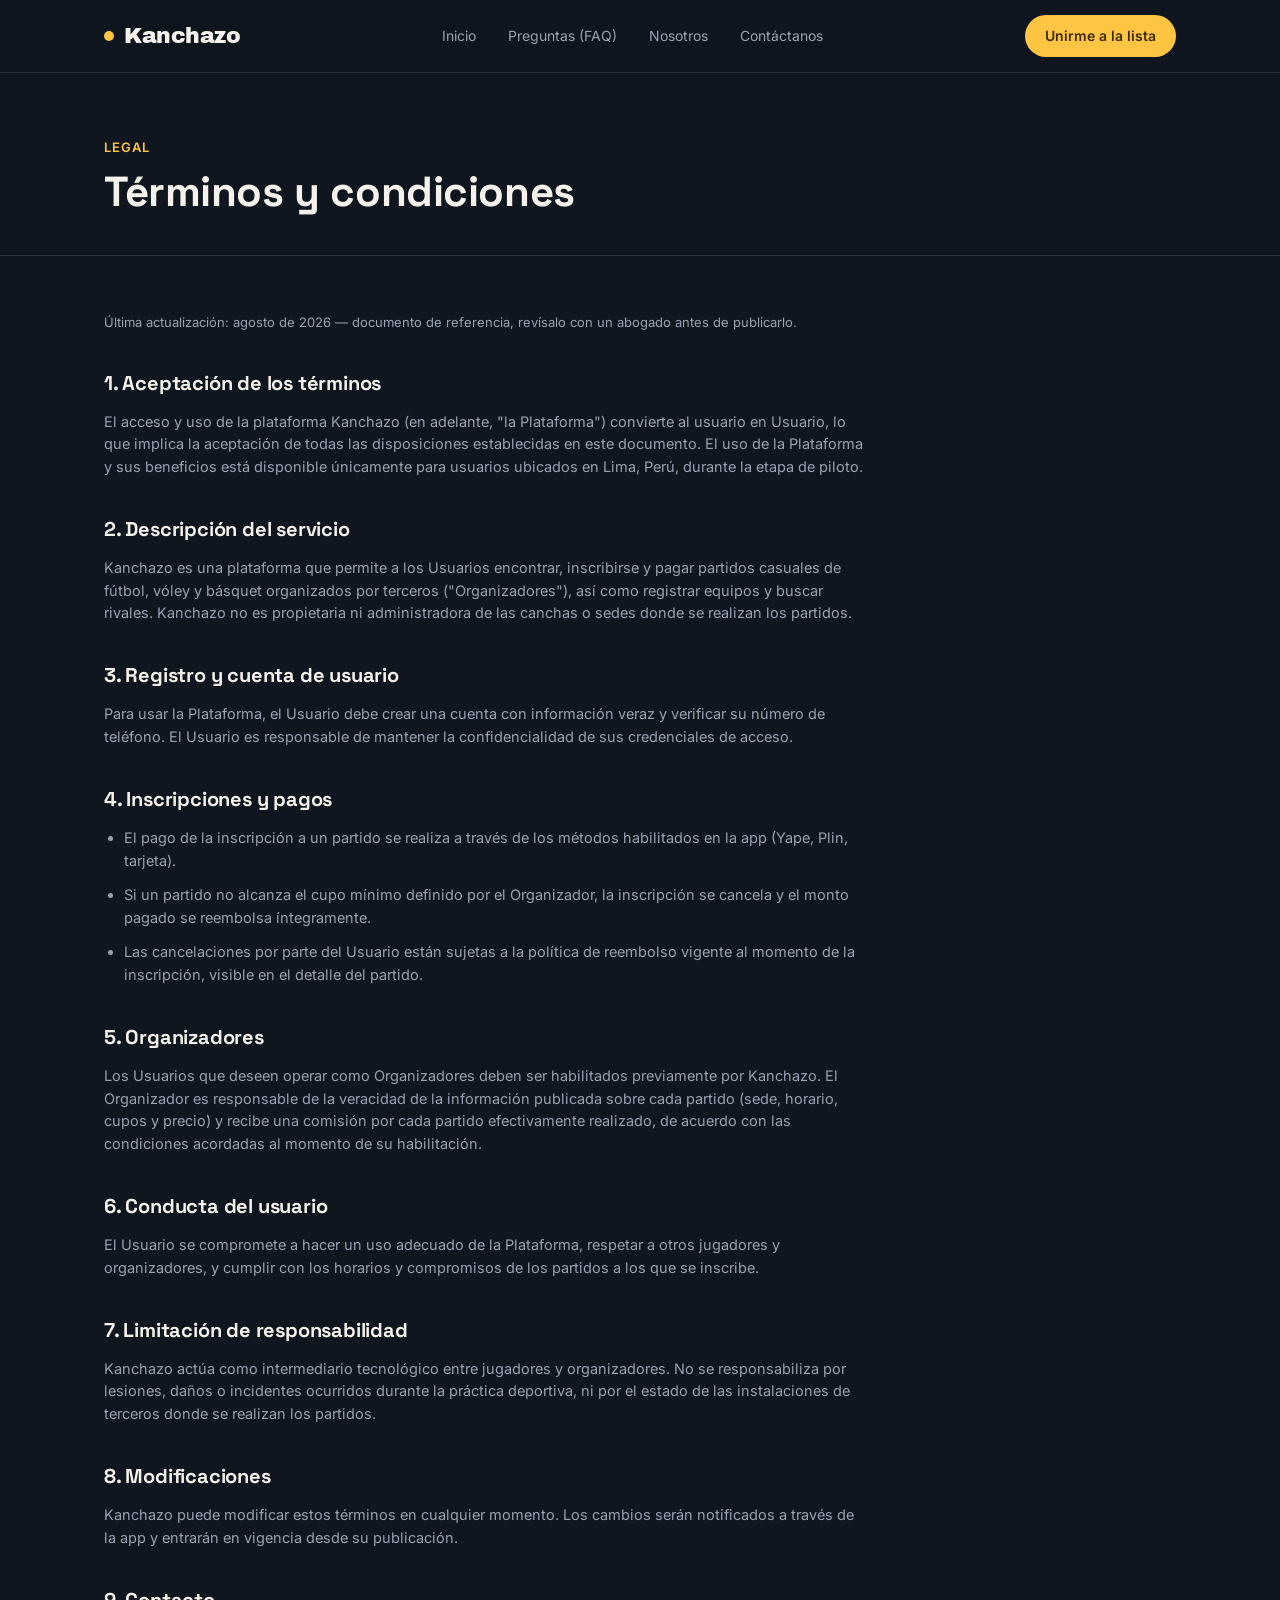
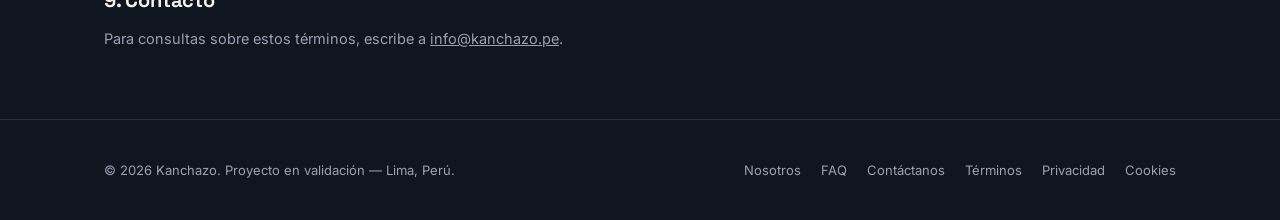
<file: terminos.html>
<!DOCTYPE html>
<html lang="es">
<head>
<meta charset="UTF-8">
<meta name="viewport" content="width=device-width, initial-scale=1.0">
<title>Términos y condiciones — Kanchazo</title>
<link rel="preconnect" href="https://fonts.googleapis.com">
<link rel="preconnect" href="https://fonts.gstatic.com" crossorigin>
<link href="https://fonts.googleapis.com/css2?family=Archivo+Black&family=Space+Grotesk:wght@400;500;700&family=Inter:wght@400;500;600&display=swap" rel="stylesheet">
<link rel="stylesheet" href="style.css">
</head>
<body>

<nav>
  <div class="wrap">
    <a class="logo" href="index.html"><span class="dot"></span>Kanchazo</a>
    <div class="navlinks">
      <a href="index.html">Inicio</a>
      <a href="faq.html">Preguntas (FAQ)</a>
      <a href="nosotros.html">Nosotros</a>
      <a href="contacto.html">Contáctanos</a>
    </div>
    <a class="nav-cta" href="contacto.html">Unirme a la lista</a>
  </div>
</nav>

<div class="page-header">
  <div class="wrap">
    <span class="kicker">Legal</span>
    <h1>Términos y condiciones</h1>
  </div>
</div>

<section class="tight">
  <div class="wrap">
    <div class="legal-body">
      <span class="updated">Última actualización: agosto de 2026 — documento de referencia, revísalo con un abogado antes de publicarlo.</span>

      <h2>1. Aceptación de los términos</h2>
      <p>El acceso y uso de la plataforma Kanchazo (en adelante, "la Plataforma") convierte al usuario en Usuario, lo que implica la aceptación de todas las disposiciones establecidas en este documento. El uso de la Plataforma y sus beneficios está disponible únicamente para usuarios ubicados en Lima, Perú, durante la etapa de piloto.</p>

      <h2>2. Descripción del servicio</h2>
      <p>Kanchazo es una plataforma que permite a los Usuarios encontrar, inscribirse y pagar partidos casuales de fútbol, vóley y básquet organizados por terceros ("Organizadores"), así como registrar equipos y buscar rivales. Kanchazo no es propietaria ni administradora de las canchas o sedes donde se realizan los partidos.

      <h2>3. Registro y cuenta de usuario</h2>
      <p>Para usar la Plataforma, el Usuario debe crear una cuenta con información veraz y verificar su número de teléfono. El Usuario es responsable de mantener la confidencialidad de sus credenciales de acceso.</p>

      <h2>4. Inscripciones y pagos</h2>
      <ul>
        <li>El pago de la inscripción a un partido se realiza a través de los métodos habilitados en la app (Yape, Plin, tarjeta).</li>
        <li>Si un partido no alcanza el cupo mínimo definido por el Organizador, la inscripción se cancela y el monto pagado se reembolsa íntegramente.</li>
        <li>Las cancelaciones por parte del Usuario están sujetas a la política de reembolso vigente al momento de la inscripción, visible en el detalle del partido.</li>
      </ul>

      <h2>5. Organizadores</h2>
      <p>Los Usuarios que deseen operar como Organizadores deben ser habilitados previamente por Kanchazo. El Organizador es responsable de la veracidad de la información publicada sobre cada partido (sede, horario, cupos y precio) y recibe una comisión por cada partido efectivamente realizado, de acuerdo con las condiciones acordadas al momento de su habilitación.</p>

      <h2>6. Conducta del usuario</h2>
      <p>El Usuario se compromete a hacer un uso adecuado de la Plataforma, respetar a otros jugadores y organizadores, y cumplir con los horarios y compromisos de los partidos a los que se inscribe.</p>

      <h2>7. Limitación de responsabilidad</h2>
      <p>Kanchazo actúa como intermediario tecnológico entre jugadores y organizadores. No se responsabiliza por lesiones, daños o incidentes ocurridos durante la práctica deportiva, ni por el estado de las instalaciones de terceros donde se realizan los partidos.</p>

      <h2>8. Modificaciones</h2>
      <p>Kanchazo puede modificar estos términos en cualquier momento. Los cambios serán notificados a través de la app y entrarán en vigencia desde su publicación.</p>

      <h2>9. Contacto</h2>
      <p>Para consultas sobre estos términos, escribe a <a href="mailto:info@kanchazo.pe">info@kanchazo.pe</a>.</p>
    </div>
  </div>
</section>

<footer>
  <div class="wrap">
    <span>© 2026 Kanchazo. Proyecto en validación — Lima, Perú.</span>
    <div class="footer-links">
      <a href="nosotros.html">Nosotros</a>
      <a href="faq.html">FAQ</a>
      <a href="contacto.html">Contáctanos</a>
      <a href="terminos.html">Términos</a>
      <a href="privacidad.html">Privacidad</a>
      <a href="cookies.html">Cookies</a>
    </div>
  </div>
</footer>

</body>
</html>
</file>
<file: style.css>
:root{
  --ink:#10161F;
  --surface:#171F2B;
  --surface-2:#1F2A3A;
  --chalk:#F4F2EA;
  --muted:#98A2B3;
  --signal:#FFC542;
  --signal-ink:#3A2A00;
  --futbol:#3DA35D;
  --voley:#D9A441;
  --basquet:#E2672B;
  --line: rgba(244,242,234,0.12);
}
*{box-sizing:border-box; margin:0; padding:0;}
html{scroll-behavior:smooth;}
body{
  background:var(--ink);
  color:var(--chalk);
  font-family:'Inter', sans-serif;
  line-height:1.55;
}
h1,h2,h3{font-family:'Space Grotesk', sans-serif; font-weight:700; letter-spacing:-0.01em;}
.wrap{max-width:1120px; margin:0 auto; padding:0 24px;}
a{color:inherit;}

/* NAV */
nav{
  position:sticky; top:0; z-index:50;
  background:rgba(16,22,31,0.85); backdrop-filter:blur(8px);
  border-bottom:1px solid var(--line);
}
nav .wrap{display:flex; align-items:center; justify-content:space-between; height:72px;}
.logo{font-family:'Archivo Black', sans-serif; font-size:22px; letter-spacing:-0.02em; display:flex; align-items:center; gap:10px; text-decoration:none; color:var(--chalk);}
.logo .dot{width:10px; height:10px; border-radius:50%; background:var(--signal); display:inline-block;}
.navlinks{display:flex; gap:32px; font-size:14px; color:var(--muted);}
.navlinks a{text-decoration:none; transition:color .15s;}
.navlinks a:hover, .navlinks a.active{color:var(--chalk);}
.nav-cta{background:var(--signal); color:var(--signal-ink); padding:10px 20px; border-radius:100px; font-size:14px; font-weight:600; text-decoration:none; white-space:nowrap;}

/* PAGE HEADER (inner pages) */
.page-header{padding:64px 0 40px; border-bottom:1px solid var(--line);}
.page-header .kicker{color:var(--signal); font-size:13px; text-transform:uppercase; letter-spacing:0.08em; font-weight:600; margin-bottom:12px; display:block;}
.page-header h1{font-size:42px; line-height:1.08; max-width:720px;}
.page-header p{color:var(--muted); font-size:16px; margin-top:16px; max-width:600px;}

/* HERO (home only) */
.hero{padding:96px 0 64px; position:relative; overflow:hidden;}
.hero-bg{position:absolute; inset:0; width:100%; height:100%; z-index:0; pointer-events:none;}
.hero::before{
  content:''; position:absolute; inset:0; z-index:0;
  background:radial-gradient(ellipse 70% 60% at 28% 35%, rgba(16,22,31,0.32), rgba(16,22,31,0.9) 72%);
}
.hero .wrap{position:relative; z-index:1; display:grid; grid-template-columns:1.1fr 0.9fr; gap:48px; align-items:center;}
.eyebrow{
  display:inline-flex; align-items:center; gap:8px;
  font-size:13px; color:var(--muted); text-transform:uppercase; letter-spacing:0.08em;
  border:1px solid var(--line); padding:6px 14px; border-radius:100px; margin-bottom:24px;
}
.hero h1{font-size:56px; line-height:1.02; margin-bottom:20px;}
.hero h1 .accent{color:var(--signal);}
.hero p.sub{font-size:19px; color:var(--muted); max-width:480px; margin-bottom:36px;}
.cta-row{display:flex; gap:12px; flex-wrap:wrap; margin-bottom:40px;}
.btn-primary{
  background:var(--signal); color:var(--signal-ink); font-weight:600; font-size:15px;
  padding:14px 26px; border-radius:100px; text-decoration:none; display:inline-flex; align-items:center; gap:8px;
  border:none; cursor:pointer; font-family:'Inter',sans-serif;
}
.btn-ghost{
  border:1px solid var(--line); color:var(--chalk); font-weight:500; font-size:15px;
  padding:14px 26px; border-radius:100px; text-decoration:none;
}
.stats{display:flex; gap:32px;}
.stat b{font-family:'Space Grotesk',sans-serif; font-size:26px; display:block;}
.stat span{font-size:13px; color:var(--muted);}

.court-card{
  background:var(--surface); border:1px solid var(--line); border-radius:24px; padding:28px;
}
.sport-pills{display:flex; gap:8px; margin-bottom:20px;}
.pill{font-size:13px; padding:8px 14px; border-radius:100px; font-weight:600;}
.pill.futbol{background:rgba(61,163,93,0.16); color:var(--futbol);}
.pill.voley{background:rgba(217,164,65,0.16); color:var(--voley);}
.pill.basquet{background:rgba(226,103,43,0.16); color:var(--basquet);}
.match-row{
  display:flex; justify-content:space-between; align-items:center;
  padding:14px 0; border-top:1px solid var(--line);
}
.match-row:first-of-type{border-top:none;}
.match-name{font-weight:600; font-size:14.5px;}
.match-meta{font-size:12.5px; color:var(--muted); margin-top:2px;}
.match-price{font-family:'Space Grotesk',sans-serif; font-weight:700; font-size:15px;}

/* SECTIONS */
section{padding:88px 0;}
section.tight{padding:56px 0;}
.section-head{max-width:560px; margin-bottom:56px;}
.section-head .kicker{color:var(--signal); font-size:13px; text-transform:uppercase; letter-spacing:0.08em; font-weight:600; margin-bottom:12px; display:block;}
.section-head h2{font-size:38px; line-height:1.1;}

.steps{display:grid; grid-template-columns:repeat(3,1fr); gap:1px; background:var(--line); border:1px solid var(--line); border-radius:20px; overflow:hidden;}
.step{background:var(--ink); padding:36px 28px;}
.step .num{font-family:'Archivo Black',sans-serif; font-size:34px; color:var(--surface-2); -webkit-text-stroke:1px var(--line); margin-bottom:20px;}
.step h3{font-size:19px; margin-bottom:10px;}
.step p{color:var(--muted); font-size:14.5px;}

.sports-grid{display:grid; grid-template-columns:repeat(3,1fr); gap:20px;}
.sport-card{border-radius:20px; padding:32px 26px; position:relative; overflow:hidden; border:1px solid var(--line);}
.sport-card.futbol{background:linear-gradient(180deg, rgba(61,163,93,0.14), transparent 60%);}
.sport-card.voley{background:linear-gradient(180deg, rgba(217,164,65,0.14), transparent 60%);}
.sport-card.basquet{background:linear-gradient(180deg, rgba(226,103,43,0.14), transparent 60%);}
.sport-card h3{font-size:22px; margin-bottom:8px;}
.sport-card p{color:var(--muted); font-size:14px; margin-bottom:18px;}
.sport-card .tag{font-size:12px; font-weight:600; padding:5px 12px; border-radius:100px; display:inline-block;}
.sport-card.futbol .tag{background:rgba(61,163,93,0.2); color:var(--futbol);}
.sport-card.voley .tag{background:rgba(217,164,65,0.2); color:var(--voley);}
.sport-card.basquet .tag{background:rgba(226,103,43,0.2); color:var(--basquet);}

.organize{
  background:var(--surface); border-radius:24px; border:1px solid var(--line);
  padding:56px; display:grid; grid-template-columns:1fr 1fr; gap:48px; align-items:center;
}
.organize h2{font-size:32px; margin-bottom:16px;}
.organize p{color:var(--muted); font-size:15.5px; margin-bottom:24px;}
.checklist{list-style:none;}
.checklist li{display:flex; gap:12px; padding:12px 0; border-top:1px solid var(--line); font-size:14.5px;}
.checklist li:first-child{border-top:none;}
.checklist .check{color:var(--signal); font-weight:700;}

.final-cta{text-align:center; padding-bottom:40px;}
.final-cta h2{font-size:40px; margin-bottom:16px;}
.final-cta p{color:var(--muted); font-size:16px; margin-bottom:36px;}

/* FAQ accordion */
.faq-list{max-width:760px;}
.faq-item{border-top:1px solid var(--line); padding:22px 0;}
.faq-item:last-child{border-bottom:1px solid var(--line);}
.faq-q{display:flex; justify-content:space-between; align-items:center; cursor:pointer; font-size:16.5px; font-weight:600; gap:16px;}
.faq-q .icon{font-size:20px; color:var(--signal); transition:transform .2s; flex-shrink:0;}
.faq-item.open .faq-q .icon{transform:rotate(45deg);}
.faq-a{max-height:0; overflow:hidden; transition:max-height .25s ease;}
.faq-item.open .faq-a{max-height:400px;}
.faq-a p{color:var(--muted); font-size:14.5px; padding-top:14px; max-width:640px;}

/* CONTACT */
.contact-grid{display:grid; grid-template-columns:1fr 1fr; gap:48px;}
.contact-card{background:var(--surface); border:1px solid var(--line); border-radius:20px; padding:28px;}
.contact-card h3{font-size:16px; margin-bottom:6px;}
.contact-card p{color:var(--muted); font-size:14px;}
.contact-card + .contact-card{margin-top:16px;}
.form-group{margin-bottom:18px;}
.form-group label{display:block; font-size:13px; color:var(--muted); margin-bottom:8px;}
.form-group input, .form-group textarea, .form-group select{
  width:100%; background:var(--surface); border:1px solid var(--line); border-radius:10px;
  padding:12px 14px; color:var(--chalk); font-family:'Inter',sans-serif; font-size:14.5px;
}
.form-group textarea{resize:vertical; min-height:110px;}

/* LEGAL PAGES */
.legal-body{max-width:760px;}
.legal-body h2{font-size:20px; margin:36px 0 12px;}
.legal-body h2:first-child{margin-top:0;}
.legal-body p, .legal-body li{color:var(--muted); font-size:14.5px; margin-bottom:12px;}
.legal-body ul{padding-left:20px; margin-bottom:16px;}
.legal-body .updated{color:var(--muted); font-size:13px; margin-bottom:32px; display:block;}

/* TEAM */
.team-grid{display:grid; grid-template-columns:repeat(3,1fr); gap:20px;}
.team-card{background:var(--surface); border:1px solid var(--line); border-radius:18px; padding:26px;}
.team-avatar{width:52px; height:52px; border-radius:50%; background:var(--surface-2); border:1px solid var(--line); margin-bottom:16px; display:flex; align-items:center; justify-content:center; font-family:'Space Grotesk',sans-serif; font-weight:700; color:var(--signal);}
.team-card h3{font-size:16px; margin-bottom:4px;}
.team-card span{color:var(--signal); font-size:12.5px; font-weight:600;}
.team-card p{color:var(--muted); font-size:13.5px; margin-top:10px;}

.values-grid{display:grid; grid-template-columns:repeat(2,1fr); gap:1px; background:var(--line); border:1px solid var(--line); border-radius:20px; overflow:hidden;}
.value{background:var(--ink); padding:32px;}
.value h3{font-size:17px; margin-bottom:8px;}
.value p{color:var(--muted); font-size:14px;}

footer{border-top:1px solid var(--line); padding:40px 0; font-size:13px; color:var(--muted);}
footer .wrap{display:flex; justify-content:space-between; flex-wrap:wrap; gap:20px;}
footer a{text-decoration:none; color:var(--muted);}
footer a:hover{color:var(--chalk);}
.footer-links{display:flex; gap:20px; flex-wrap:wrap;}

@media(max-width:860px){
  .hero .wrap{grid-template-columns:1fr;}
  .hero h1{font-size:38px;}
  .steps, .sports-grid, .team-grid, .values-grid{grid-template-columns:1fr;}
  .organize, .contact-grid{grid-template-columns:1fr;}
  .organize{padding:32px;}
  .navlinks{display:none;}
  .page-header h1{font-size:32px;}
}
</file>
